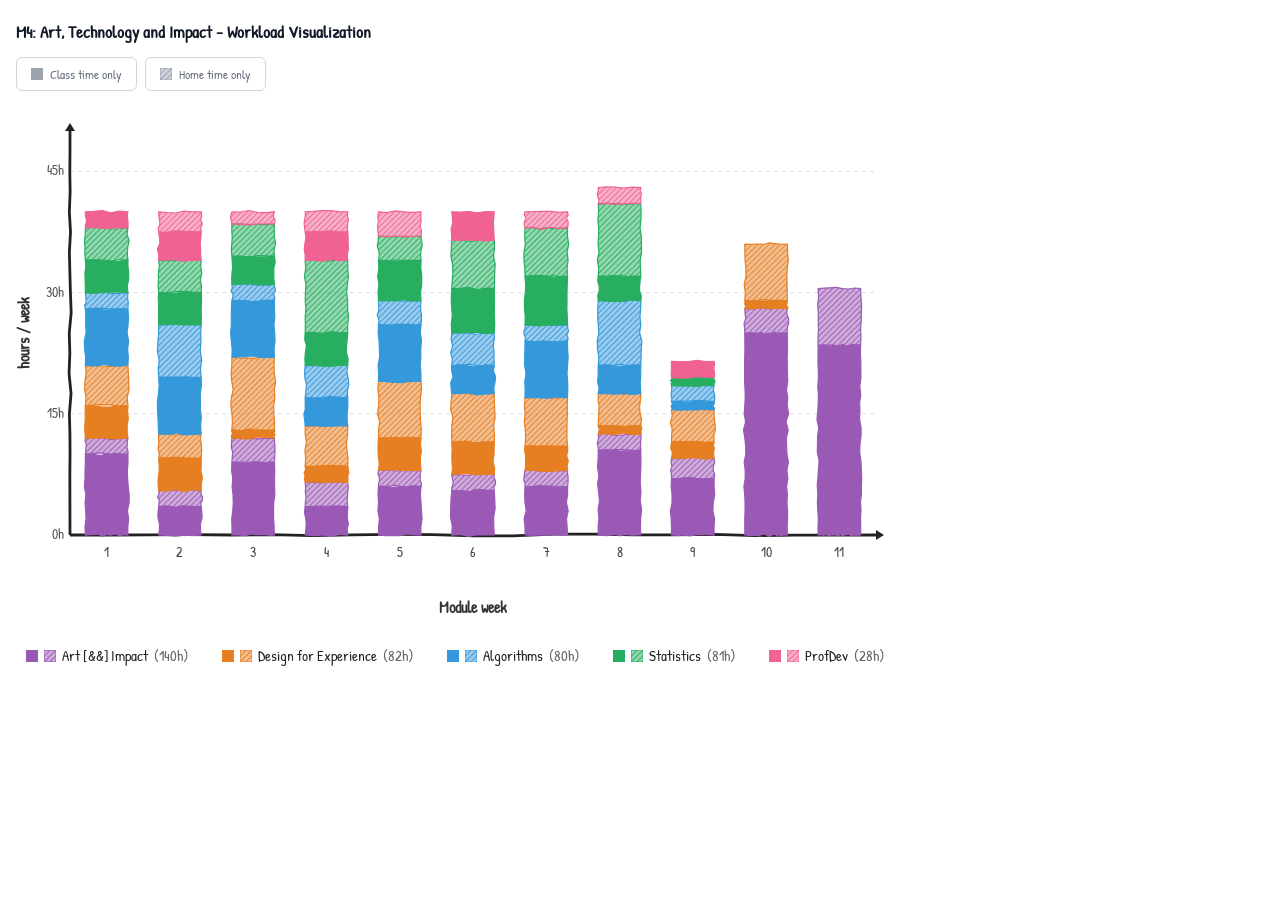
<file: index.html>
<!DOCTYPE html>
<html lang="en">
<head>
<meta charset="UTF-8">
<meta name="viewport" content="width=device-width, initial-scale=1">
<title>M4: Art, Technology and Impact — Workload Chart</title>
<style>
@import url('https://fonts.googleapis.com/css2?family=Patrick+Hand&display=swap');
*, *::before, *::after { box-sizing: border-box; margin: 0; padding: 0; }
body {
  font-family: 'Patrick Hand', 'Comic Sans MS', cursive;
  background: #fff;
  color: #222;
  padding: 20px 16px;
}
h1 {
  font-size: 17px;
  font-weight: 600;
  color: #111827;
  margin-bottom: 14px;
}
#controls { display: flex; gap: 8px; margin-bottom: 12px; }
#chart-wrap { overflow-x: auto; }
#chart { width: 100%; min-width: 480px; max-width: 880px; display: block; }
#legend {
  display: flex;
  flex-wrap: wrap;
  gap: 14px;
  margin-top: 16px;
  font-size: 15px;
}
#tooltip {
  display: none;
  position: fixed;
  width: 270px;
  background: #fffef5;
  border: 2px solid #333;
  border-radius: 6px;
  box-shadow: 3px 3px 0 rgba(0,0,0,.15);
  padding: 10px 14px;
  font-family: 'Patrick Hand', 'Comic Sans MS', cursive;
  font-size: 14px;
  pointer-events: none;
  z-index: 9999;
}
</style>
</head>
<body>
<h1>M4: Art, Technology and Impact - Workload Visualization</h1>
<div id="controls"></div>
<div id="chart-wrap">
  <svg id="chart"
    viewBox="0 0 880 520"
    font-family="Patrick Hand, Comic Sans MS, cursive">
  </svg>
</div>
<div id="legend"></div>
<div id="tooltip"></div>
<script>
const STATE = {"moduleName":"M4: Art, Technology and Impact","numWeeks":11,"startDate":"2026-04-20","courses":[{"id":"c1","name":"Art [&&] Impact","color":"#9B59B6","ecs":5},{"id":"c2","name":"Design for Experience","color":"#E67E22","ecs":3},{"id":"c3","name":"Algorithms","color":"#3498DB","ecs":3},{"id":"c4","name":"Statistics","color":"#27AE60","ecs":3},{"id":"c5","name":"ProfDev","color":"#F06292","ecs":1}],"weeklyTotals":{"c1":[{"sched":10,"home":2},{"sched":3.5,"home":2},{"sched":9,"home":3},{"sched":3.5,"home":3},{"sched":6,"home":2},{"sched":5.5,"home":2},{"sched":6,"home":2},{"sched":10.5,"home":2},{"sched":7,"home":2.5},{"sched":25,"home":3},{"sched":23.5,"home":7}],"c2":[{"sched":4,"home":5},{"sched":4,"home":3},{"sched":1,"home":9},{"sched":2,"home":5},{"sched":4,"home":7},{"sched":4,"home":6},{"sched":3,"home":6},{"sched":1,"home":4},{"sched":2,"home":4},{"sched":1,"home":7},{"sched":0,"home":0}],"c3":[{"sched":7,"home":2},{"sched":7,"home":6.5},{"sched":7,"home":2},{"sched":3.5,"home":4},{"sched":7,"home":3},{"sched":3.5,"home":4},{"sched":7,"home":2},{"sched":3.5,"home":8},{"sched":1,"home":2},{"sched":0,"home":0},{"sched":0,"home":0}],"c4":[{"sched":4,"home":4},{"sched":4,"home":4},{"sched":3.5,"home":4},{"sched":4,"home":9},{"sched":5,"home":3},{"sched":5.5,"home":6},{"sched":6,"home":6},{"sched":3,"home":9},{"sched":1,"home":0},{"sched":0,"home":0},{"sched":0,"home":0}],"c5":[{"sched":2,"home":0},{"sched":3.5,"home":2.5},{"sched":0,"home":1.5},{"sched":3.5,"home":2.5},{"sched":0,"home":3},{"sched":3.5,"home":0},{"sched":0,"home":2},{"sched":0,"home":2},{"sched":2,"home":0},{"sched":0,"home":0},{"sched":0,"home":0}]}};
/**
 * Vanilla-JS runtime for the self-contained student-view export.
 * Loaded via Vite's `?raw` import and embedded verbatim inside a <script> tag.
 * Assumes a global STATE object is already defined before this script runs.
 * No `export` — intentionally not an ES module.
 */

/* global STATE */
const { moduleName, numWeeks, startDate, courses, weeklyTotals } = STATE;

// ── Chart constants (must match React source) ─────────────────────
const VB_W = 880, VB_H = 520, ML = 54, MR = 20, MT = 28, MB = 88;
const CHART_W = VB_W - ML - MR;
const CHART_H = VB_H - MT - MB;
const TIP_W = 270, TIP_ROW_H = 24, TIP_HEADER_H = 42, TIP_PAD = 20;

// ── App state ─────────────────────────────────────────────────────
let viewMode = 'both';       // 'both' | 'sched' | 'home'
let filteredCourse = null;   // course id string | null
let hoverWi = null;          // week index (0-based) | null
let mouseX = 0, mouseY = 0;

// ── Wiggle (verbatim from wiggle.js, minus `export`) ──────────────
function srand(seed) {
  let s = (seed | 0) || 1;
  return () => { s = (s * 16807) % 2147483647; return (s - 1) / 2147483646; };
}
function wigglePath(x1, y1, x2, y2, amp, steps, rng) {
  const dx = x2 - x1, dy = y2 - y1, len = Math.sqrt(dx * dx + dy * dy) || 1;
  const px = -dy / len, py = dx / len;
  let d = `M ${x1.toFixed(2)} ${y1.toFixed(2)}`;
  for (let i = 1; i <= steps; i++) {
    const t = i / steps;
    const nx = x1 + dx * t + px * amp * (rng() - 0.5) * 2 * Math.sin(t * Math.PI);
    const ny = y1 + dy * t + py * amp * (rng() - 0.5) * 2 * Math.sin(t * Math.PI);
    d += ` L ${nx.toFixed(2)} ${ny.toFixed(2)}`;
  }
  return d;
}
function wigglyRect(x, y, w, h, seed) {
  if (w <= 0 || h <= 0) return null;
  const rng = srand(seed * 137 + 41);
  const amp = 1.4;
  const steps = Math.max(3, Math.floor(Math.max(w, h) / 8));
  const strip = p => p.replace(/^M[^L]*L/, 'L');
  const top    = wigglePath(x,     y,     x + w, y,     amp, steps, rng);
  const right  = wigglePath(x + w, y,     x + w, y + h, amp, steps, rng);
  const bottom = wigglePath(x + w, y + h, x,     y + h, amp, steps, rng);
  const left   = wigglePath(x,     y + h, x,     y,     amp, steps, rng);
  return top + strip(right) + strip(bottom) + strip(left) + ' Z';
}

// ── Date helpers (verbatim from dateHelpers.js, minus `export`) ───
function parseDate(iso) {
  const [y, m, d] = iso.split('-').map(Number);
  return new Date(y, m - 1, d);
}
function addDays(date, n) {
  const d = new Date(date); d.setDate(d.getDate() + n); return d;
}
function isoWeek(date) {
  const d = new Date(Date.UTC(date.getFullYear(), date.getMonth(), date.getDate()));
  const dayNum = d.getUTCDay() || 7;
  d.setUTCDate(d.getUTCDate() + 4 - dayNum);
  const yearStart = new Date(Date.UTC(d.getUTCFullYear(), 0, 1));
  return Math.ceil(((d - yearStart) / 86400000 + 1) / 7);
}
function weekMonday(sd, wi) { return addDays(parseDate(sd), wi * 7); }

// ── Derived helpers ───────────────────────────────────────────────
const esc = s => String(s).replace(/&/g, '&amp;').replace(/</g, '&lt;').replace(/>/g, '&gt;');

function getGroupW() { return CHART_W / numWeeks; }
function getBarW()   { return getGroupW() * 0.58; }
function getBarX0()  { return (getGroupW() - getBarW()) / 2; }
function yPx(h, yMax) { return MT + CHART_H - (h / yMax) * CHART_H; }
function weekCx(wi)  { return ML + wi * getGroupW() + getGroupW() / 2; }
function showSched() { return viewMode !== 'home'; }
function showHome()  { return viewMode !== 'sched'; }

function computeMaxHours() {
  let max = 0;
  for (let w = 0; w < numWeeks; w++) {
    let t = 0;
    courses.forEach(c => {
      const wk = weeklyTotals[c.id][w];
      if (showSched()) t += wk.sched;
      if (showHome())  t += wk.home;
    });
    if (t > max) max = t;
  }
  return max;
}

function computeCourseTotals() {
  return Object.fromEntries(courses.map(c => [
    c.id,
    weeklyTotals[c.id].reduce((s, wk) => s + (showSched() ? wk.sched : 0) + (showHome() ? wk.home : 0), 0),
  ]));
}

// ── SVG building ──────────────────────────────────────────────────
function buildDefs() {
  return '<defs>' + courses.map(c =>
    `<pattern id="hatch-${c.id}" width="4" height="4" patternUnits="userSpaceOnUse" patternTransform="rotate(45)">` +
    `<rect width="4" height="4" fill="${c.color}" fill-opacity="0.5"/>` +
    `<line x1="0" y1="0" x2="0" y2="4" stroke="${c.color}" stroke-width="1.8"/>` +
    `</pattern>`
  ).join('') + '</defs>';
}

function buildStatic(yMax, yStep) {
  const rng  = srand(42);
  const axX  = wigglePath(ML, MT + CHART_H, ML + CHART_W, MT + CHART_H, 1.2, 20, rng);
  const axY  = wigglePath(ML, MT + CHART_H, ML, MT, 1.2, 20, rng);
  const xArr = `${ML + CHART_W},${MT + CHART_H - 5} ${ML + CHART_W + 8},${MT + CHART_H} ${ML + CHART_W},${MT + CHART_H + 5}`;
  const yArr = `${ML - 5},${MT} ${ML},${MT - 8} ${ML + 5},${MT}`;

  let html = '';
  for (let h = 0; h <= yMax; h += yStep) {
    const py = yPx(h, yMax);
    html += `<line x1="${ML}" y1="${py}" x2="${ML + CHART_W}" y2="${py}" stroke="#d1d5db" stroke-width="0.8" stroke-dasharray="4 4"/>`;
    html += `<text x="${ML - 6}" y="${py + 4}" text-anchor="end" font-size="14" fill="#555">${h}h</text>`;
  }
  html += `<path d="${axX}" fill="none" stroke="#222" stroke-width="2.8"/>`;
  html += `<path d="${axY}" fill="none" stroke="#222" stroke-width="2.8"/>`;
  html += `<polygon points="${xArr}" fill="#222"/>`;
  html += `<polygon points="${yArr}" fill="#222"/>`;
  html += `<text x="${ML + CHART_W / 2}" y="${VB_H - 10}" text-anchor="middle" font-size="16" fill="#333" font-weight="600">Module week</text>`;
  html += `<text x="0" y="0" transform="translate(13,${MT + CHART_H / 2}) rotate(-90)" text-anchor="middle" font-size="16" fill="#333" font-weight="600">hours / week</text>`;
  return html;
}

function buildXLabels() {
  const gw = getGroupW();
  return Array.from({ length: numWeeks }, (_, wi) => {
    const bold = hoverWi === wi;
    return (
      `<g data-wi="${wi}">` +
      `<rect x="${ML + wi * gw}" y="${MT + CHART_H}" width="${gw}" height="${MB - 10}" fill="transparent"/>` +
      `<text x="${weekCx(wi)}" y="${MT + CHART_H + 22}" text-anchor="middle" font-size="14"` +
      ` fill="${bold ? '#111' : '#444'}" font-weight="${bold ? 700 : 400}">${wi + 1}</text>` +
      `</g>`
    );
  }).join('');
}

function buildBars(yMax) {
  const gw = getGroupW(), bw = getBarW(), bx0 = getBarX0();
  return Array.from({ length: numWeeks }, (_, wi) => {
    let stackY = MT + CHART_H, groupTotal = 0, segs = '';
    courses.forEach((c, ci) => {
      const wk   = weeklyTotals[c.id][wi];
      const sched = showSched() ? (wk.sched || 0) : 0;
      const home  = showHome()  ? (wk.home  || 0) : 0;
      groupTotal += sched + home;
      const op = (filteredCourse !== null && filteredCourse !== c.id) ? 0.11 : 1;
      const bx = ML + wi * gw + bx0;
      if (sched > 0) {
        const segH = (sched / yMax) * CHART_H;
        const sy = stackY - segH;
        const path = wigglyRect(bx, sy, bw, segH, wi * 1000 + ci * 10 + 1);
        if (path) segs += `<path d="${path}" fill="${c.color}" stroke="${c.color}" stroke-width="1.2" opacity="${op}"/>`;
        stackY = sy;
      }
      if (home > 0) {
        const segH = (home / yMax) * CHART_H;
        const sy = stackY - segH;
        const path = wigglyRect(bx, sy, bw, segH, wi * 1000 + ci * 10 + 2);
        if (path) segs += `<path d="${path}" fill="url(#hatch-${c.id})" stroke="${c.color}" stroke-width="1.2" opacity="${op}"/>`;
        stackY = sy;
      }
    });
    // Full-column transparent hit area — data-wi on the <g> covers all children
    segs += `<rect x="${ML + wi * gw}" y="${MT}" width="${gw}" height="${CHART_H}" fill="transparent"/>`;
    if (hoverWi === wi && groupTotal > 0) {
      const labelY = Math.min(stackY - 6, MT + CHART_H - 4);
      segs += `<text x="${weekCx(wi)}" y="${labelY}" text-anchor="middle" font-size="14" font-weight="700" fill="#111" pointer-events="none">${groupTotal}h</text>`;
    }
    return `<g data-wi="${wi}">${segs}</g>`;
  }).join('');
}

function renderSVG() {
  const maxHours = computeMaxHours();
  const yMax  = Math.ceil((maxHours + 5) / 5) * 5 || 20;
  const yStep = yMax <= 20 ? 5 : yMax <= 40 ? 10 : 15;
  document.getElementById('chart').innerHTML =
    buildDefs() + buildStatic(yMax, yStep) + buildXLabels() + buildBars(yMax);
}

// ── Tooltip ───────────────────────────────────────────────────────
function updateTooltip() {
  const tip = document.getElementById('tooltip');
  if (hoverWi === null) { tip.style.display = 'none'; return; }

  const wi = hoverWi;
  const breakdown = courses.map(c => ({
    ...c,
    sched: showSched() ? (weeklyTotals[c.id][wi]?.sched || 0) : 0,
    home:  showHome()  ? (weeklyTotals[c.id][wi]?.home  || 0) : 0,
  })).filter(c => c.sched > 0 || c.home > 0);

  const total = breakdown.reduce((s, c) => s + c.sched + c.home, 0);
  if (!total) { tip.style.display = 'none'; return; }

  const wkLabel = `W${wi + 1}${startDate ? ` \u00b7 CW${isoWeek(weekMonday(startDate, wi))}` : ''}`;

  tip.innerHTML =
    `<div style="font-weight:700;margin-bottom:8px;font-size:15px">${wkLabel} \u2014 ${total}h total</div>` +
    breakdown.map(c => {
      const hrs = [c.sched > 0 && `${c.sched}h`, c.home > 0 && `${c.home}h`].filter(Boolean).join(' + ');
      const dim = filteredCourse !== null && filteredCourse !== c.id;
      return `<div style="display:flex;gap:8px;align-items:center;margin-bottom:3px;opacity:${dim ? 0.35 : 1}">` +
        `<span style="width:8px;height:8px;border-radius:50%;background:${c.color};flex-shrink:0;display:inline-block"></span>` +
        `<span style="flex:1;color:#333">${esc(c.name || 'Unnamed')}</span>` +
        `<span style="color:#555;white-space:nowrap">${hrs}</span>` +
        `</div>`;
    }).join('');

  const tipH = TIP_HEADER_H + breakdown.length * TIP_ROW_H + 16;
  const left = mouseX + TIP_W + TIP_PAD < window.innerWidth  ? mouseX + 16 : mouseX - TIP_W - 12;
  const top  = mouseY + tipH  + TIP_PAD < window.innerHeight ? mouseY + 8  : mouseY - tipH - 8;
  tip.style.left    = left + 'px';
  tip.style.top     = top  + 'px';
  tip.style.display = 'block';
}

// ── Legend ────────────────────────────────────────────────────────
function updateLegend() {
  const totals = computeCourseTotals();
  const el = document.getElementById('legend');
  el.innerHTML = '';
  courses.forEach(c => {
    const total  = totals[c.id] || 0;
    const active = filteredCourse === c.id;
    const div    = document.createElement('div');
    div.style.cssText =
      'display:flex;align-items:center;gap:6px;cursor:pointer;padding:4px 8px;border-radius:5px;' +
      'user-select:none;transition:opacity 0.15s;' +
      `border:${active ? `2px solid ${c.color}` : '2px solid transparent'};` +
      `background:${active ? c.color + '12' : 'transparent'};` +
      `opacity:${filteredCourse !== null && !active ? 0.4 : 1};`;
    div.innerHTML =
      `<svg width="12" height="12"><rect width="12" height="12" fill="${c.color}"/></svg>` +
      `<svg width="12" height="12"><defs>` +
      `<pattern id="leg-${c.id}" width="4" height="4" patternUnits="userSpaceOnUse" patternTransform="rotate(45)">` +
      `<rect width="4" height="4" fill="${c.color}" fill-opacity="0.5"/>` +
      `<line x1="0" y1="0" x2="0" y2="4" stroke="${c.color}" stroke-width="1.8"/>` +
      `</pattern></defs><rect width="12" height="12" fill="url(#leg-${c.id})" stroke="${c.color}" stroke-width="1"/></svg>` +
      `<span style="color:#222">${esc(c.name || 'Unnamed')}</span>` +
      `<span style="color:#666">(${total}h)</span>`;
    div.addEventListener('click', () => {
      filteredCourse = active ? null : c.id;
      update();
    });
    el.appendChild(div);
  });
}

// ── Filter buttons ────────────────────────────────────────────────
function updateButtons() {
  const el = document.getElementById('controls');
  el.innerHTML = '';
  [
    { mode: 'sched', label: 'Class time only', icon: 'solid' },
    { mode: 'home',  label: 'Home time only',  icon: 'hatch' },
  ].forEach(({ mode, label, icon }) => {
    const active = viewMode === mode;
    const ic = active ? '#374151' : '#9ca3af';
    const btn = document.createElement('button');
    btn.style.cssText =
      'display:flex;align-items:center;gap:7px;height:34px;padding:0 14px;' +
      `border:${active ? '1.5px solid #374151' : '1px solid #d1d5db'};` +
      `border-radius:6px;background:${active ? '#e5e7eb' : '#fff'};` +
      `cursor:pointer;font-size:13px;font-family:inherit;` +
      `font-weight:${active ? 600 : 400};color:${active ? '#111827' : '#6b7280'};`;
    const iconSvg = icon === 'solid'
      ? `<svg width="12" height="12" style="flex-shrink:0"><rect width="12" height="12" fill="${ic}"/></svg>`
      : `<svg width="12" height="12" style="flex-shrink:0">` +
        `<defs><pattern id="btn-hatch-${mode}" width="4" height="4" patternUnits="userSpaceOnUse" patternTransform="rotate(45)">` +
        `<rect width="4" height="4" fill="${ic}" fill-opacity="0.5"/>` +
        `<line x1="0" y1="0" x2="0" y2="4" stroke="${ic}" stroke-width="1.8"/>` +
        `</pattern></defs><rect width="12" height="12" fill="url(#btn-hatch-${mode})" stroke="${ic}" stroke-width="1"/>` +
        `</svg>`;
    btn.innerHTML = iconSvg + label;
    btn.addEventListener('click', () => {
      viewMode = viewMode === mode ? 'both' : mode;
      update();
    });
    el.appendChild(btn);
  });
}

// ── Full update cycle ─────────────────────────────────────────────
function update() {
  renderSVG();
  updateTooltip();
  updateLegend();
  updateButtons();
}

// ── SVG event delegation (set once — survives innerHTML re-renders) ─
function getWi(e) {
  let el = e.target;
  const svg = document.getElementById('chart');
  while (el && el !== svg) {
    if (el.hasAttribute('data-wi')) return +el.getAttribute('data-wi');
    el = el.parentElement;
  }
  return null;
}

const chartSvg = document.getElementById('chart');
chartSvg.addEventListener('mousemove', e => {
  mouseX = e.clientX;
  mouseY = e.clientY;
  const wi = getWi(e);
  if (wi !== hoverWi) { hoverWi = wi; renderSVG(); }
  updateTooltip();
});
chartSvg.addEventListener('mouseleave', () => {
  hoverWi = null;
  renderSVG();
  updateTooltip();
});

update();

</script>
</body>
</html>
</file>
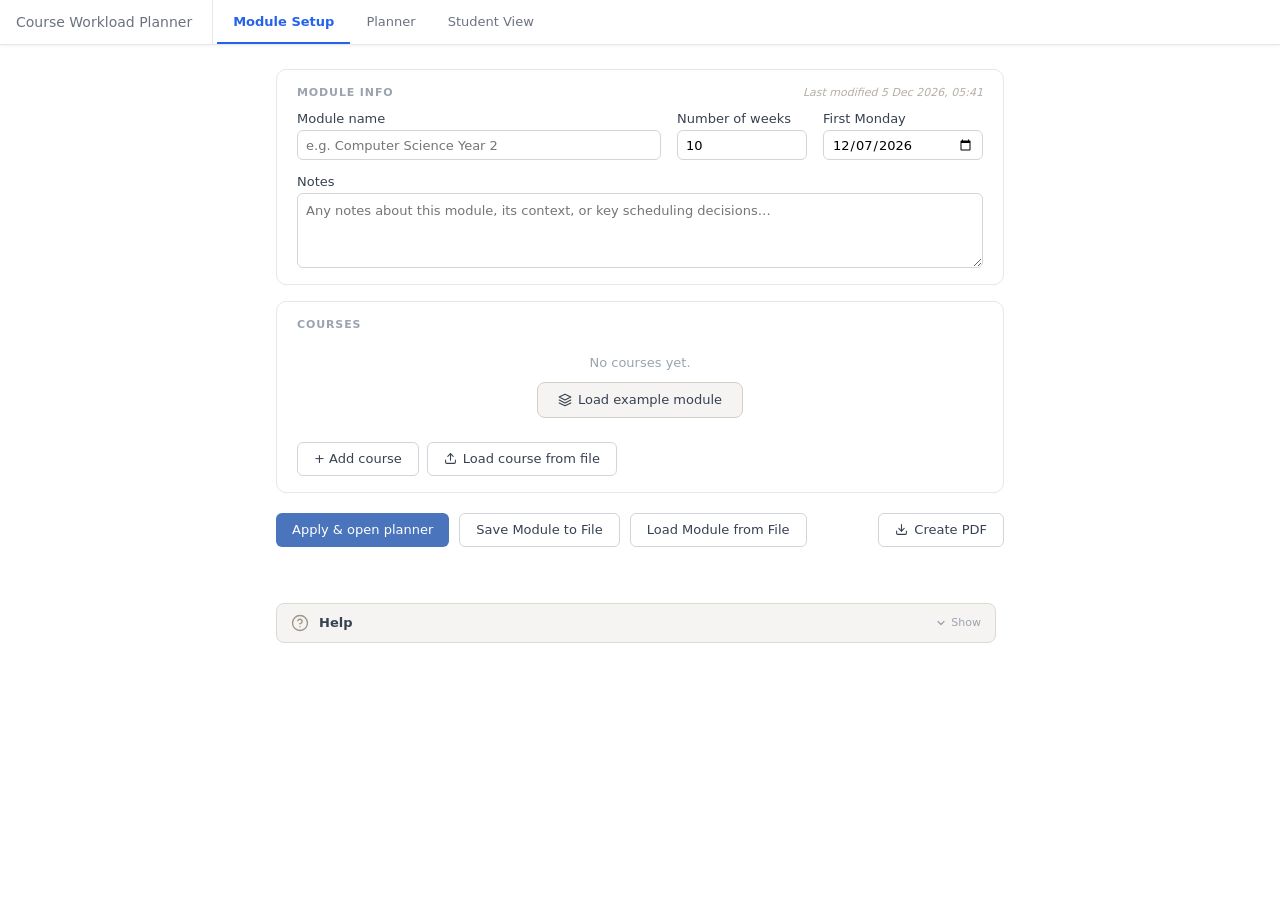
<file: app/index.html>
<!doctype html>
<html lang="en">
  <head>
    <meta charset="UTF-8" />
    <link rel="icon" type="image/svg+xml" href="./favicon.svg" />
    <meta name="viewport" content="width=device-width, initial-scale=1.0" />
    <title>Course Workload Planner</title>
    <script type="module" crossorigin src="./assets/index-zkfiEaMB.js"></script>
    <link rel="stylesheet" crossorigin href="./assets/index-DmuXrmqX.css">
  </head>
  <body>
    <div id="root"></div>
  </body>
</html>
</file>
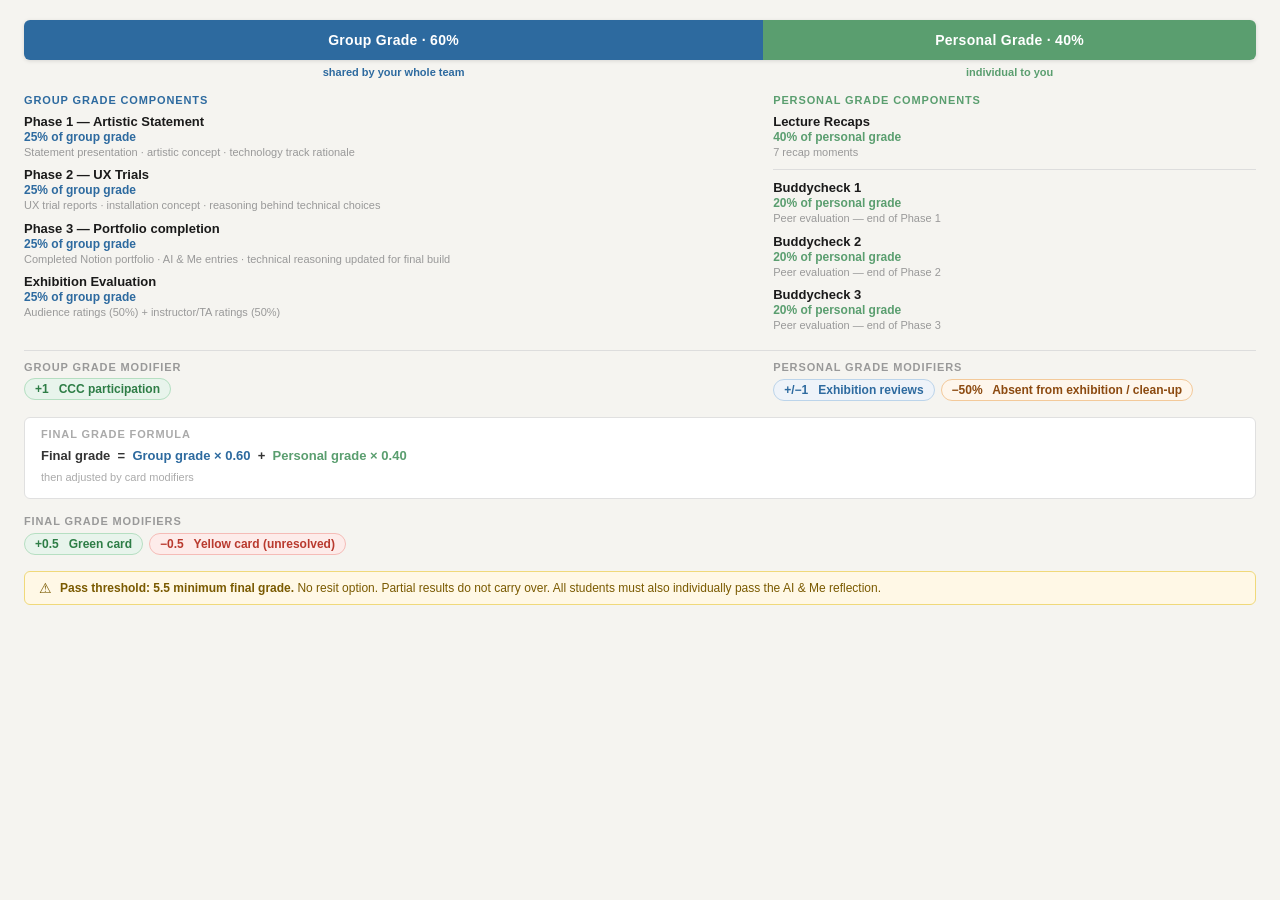
<file: gradeoverview/index.html>
<!DOCTYPE html>
<html lang="en">
<head>
<meta charset="UTF-8">
<title>AAAI 2026 — Grade Breakdown</title>
<style>
  * { box-sizing: border-box; margin: 0; padding: 0; }
  body {
    font-family: -apple-system, BlinkMacSystemFont, 'Segoe UI', sans-serif;
    background: #f5f4f0;
    color: #1a1a1a;
    padding: 20px 24px;
    min-width: 600px;
    height: 670px;
  }
  h1 {
    font-size: 18px;
    font-weight: 700;
    letter-spacing: 0.04em;
    text-transform: uppercase;
    color: #555;
    margin-bottom: 2px;
  }
  .subtitle {
    font-size: 13px;
    color: #999;
    margin-bottom: 16px;
  }

  /* Top-level split */
  .top-bar {
    display: flex;
    height: 40px;
    border-radius: 6px;
    overflow: hidden;
    margin-bottom: 6px;
    box-shadow: 0 1px 4px rgba(0,0,0,0.12);
  }
  .top-bar .group-seg {
    width: 60%;
    background: #2d6a9f;
    display: flex;
    align-items: center;
    justify-content: center;
    color: white;
    font-weight: 700;
    font-size: 14px;
    letter-spacing: 0.02em;
  }
  .top-bar .personal-seg {
    width: 40%;
    background: #5a9e6f;
    display: flex;
    align-items: center;
    justify-content: center;
    color: white;
    font-weight: 700;
    font-size: 14px;
    letter-spacing: 0.02em;
  }
  .top-labels {
    display: flex;
    margin-bottom: 16px;
  }
  .top-labels .group-label {
    width: 60%;
    text-align: center;
    font-size: 11px;
    color: #2d6a9f;
    font-weight: 600;
  }
  .top-labels .personal-label {
    width: 40%;
    text-align: center;
    font-size: 11px;
    color: #5a9e6f;
    font-weight: 600;
  }

  /* Two columns */
  .columns {
    display: flex;
    gap: 20px;
    align-items: flex-start;
  }
  .col-group { flex: 0 0 calc(60% - 10px); }
  .col-personal { flex: 0 0 calc(40% - 10px); }

  .col-label {
    font-size: 11px;
    font-weight: 700;
    letter-spacing: 0.08em;
    text-transform: uppercase;
    margin-bottom: 8px;
  }
  .col-group .col-label { color: #2d6a9f; }
  .col-personal .col-label { color: #5a9e6f; }

  /* Component rows */
  .component {
    margin-bottom: 8px;
  }
  .comp-name {
    font-size: 13px;
    font-weight: 600;
    color: #1a1a1a;
    margin-bottom: 1px;
  }
  .comp-weight {
    font-size: 12px;
    font-weight: 700;
    margin-bottom: 1px;
  }
  .col-group .comp-weight { color: #2d6a9f; }
  .col-personal .comp-weight { color: #5a9e6f; }
  .comp-detail {
    font-size: 11px;
    color: #999;
    line-height: 1.3;
  }

  /* Modifier row below columns */
  .mod-row {
    display: flex;
    gap: 20px;
  }
  .mod-row-group { flex: 0 0 calc(60% - 10px); }
  .mod-row-personal { flex: 0 0 calc(40% - 10px); }

  .divider {
    border: none;
    border-top: 1px solid #ddd;
    margin: 10px 0;
  }

  /* Modifier pill section */
  .modifiers {
    margin-top: 16px;
  }
  .mod-label {
    font-size: 11px;
    font-weight: 700;
    letter-spacing: 0.08em;
    text-transform: uppercase;
    color: #999;
    margin-bottom: 6px;
  }
  .mod-pills {
    display: flex;
    flex-wrap: wrap;
    gap: 6px;
  }
  .pill {
    font-size: 12px;
    padding: 3px 10px;
    border-radius: 20px;
    font-weight: 600;
  }
  .pill-pos { background: #e8f4ec; color: #2e7d46; border: 1px solid #b6dfc2; }
  .pill-neg { background: #fdecea; color: #b93a2e; border: 1px solid #f5bcb7; }
  .pill-neu { background: #eef3f9; color: #2d6a9f; border: 1px solid #bcd4ea; }
  .pill-neg-personal { background: #fef6ec; color: #8c4a10; border: 1px solid #f3c99a; }

  /* Pass threshold banner */
  .threshold {
    margin-top: 16px;
    background: #fff8e6;
    border: 1px solid #f0d97a;
    border-radius: 6px;
    padding: 8px 14px;
    font-size: 12px;
    color: #7a5a00;
    display: flex;
    align-items: center;
    gap: 8px;
  }
  .threshold-icon { font-size: 14px; }

  /* Final grade formula */
  .formula {
    margin-top: 16px;
    background: #fff;
    border: 1px solid #e0e0e0;
    border-radius: 6px;
    padding: 10px 16px;
  }
  .formula-title {
    font-size: 11px;
    font-weight: 700;
    letter-spacing: 0.08em;
    text-transform: uppercase;
    color: #aaa;
    margin-bottom: 6px;
  }
  .formula-eq {
    font-size: 13px;
    font-weight: 600;
    color: #333;
    line-height: 1.6;
  }
  .formula-eq .g { color: #2d6a9f; }
  .formula-eq .p { color: #5a9e6f; }
  .formula-eq .m { color: #c07a2e; }
</style>
</head>
<body>

<!-- Top-level split bar -->
<div class="top-bar">
  <div class="group-seg">Group Grade · 60%</div>
  <div class="personal-seg">Personal Grade · 40%</div>
</div>
<div class="top-labels">
  <div class="group-label">shared by your whole team</div>
  <div class="personal-label">individual to you</div>
</div>

<!-- Two columns -->
<div class="columns">

  <!-- GROUP -->
  <div class="col-group">
    <div class="col-label">Group grade components</div>

    <div class="component g1">
      <div class="comp-name">Phase 1 — Artistic Statement</div>
      <div class="comp-weight">25% of group grade</div>
      <div class="comp-detail">Statement presentation · artistic concept · technology track rationale</div>
    </div>

    <div class="component g2">
      <div class="comp-name">Phase 2 — UX Trials</div>
      <div class="comp-weight">25% of group grade</div>
      <div class="comp-detail">UX trial reports · installation concept · reasoning behind technical choices</div>
    </div>

    <div class="component g3">
      <div class="comp-name">Phase 3 — Portfolio completion</div>
      <div class="comp-weight">25% of group grade</div>
      <div class="comp-detail">Completed Notion portfolio · AI &amp; Me entries · technical reasoning updated for final build</div>
    </div>

    <div class="component g4">
      <div class="comp-name">Exhibition Evaluation</div>
      <div class="comp-weight">25% of group grade</div>
      <div class="comp-detail">Audience ratings (50%) + instructor/TA ratings (50%)</div>
    </div>
  </div>

  <!-- PERSONAL -->
  <div class="col-personal">
    <div class="col-label">Personal grade components</div>

    <div class="component p-recap">
      <div class="comp-name">Lecture Recaps</div>
      <div class="comp-weight">40% of personal grade</div>
      <div class="comp-detail">7 recap moments</div>
    </div>

    <hr class="divider">

    <div class="component p-bc">
      <div class="comp-name">Buddycheck 1</div>
      <div class="comp-weight">20% of personal grade</div>
      <div class="comp-detail">Peer evaluation — end of Phase 1</div>
    </div>

    <div class="component p-bc2">
      <div class="comp-name">Buddycheck 2</div>
      <div class="comp-weight">20% of personal grade</div>
      <div class="comp-detail">Peer evaluation — end of Phase 2</div>
    </div>

    <div class="component p-bc3">
      <div class="comp-name">Buddycheck 3</div>
      <div class="comp-weight">20% of personal grade</div>
      <div class="comp-detail">Peer evaluation — end of Phase 3</div>
    </div>
  </div>
</div>

<!-- Modifier row -->
<hr class="divider">
<div class="mod-row">
  <div class="mod-row-group">
    <div class="mod-label" style="margin-bottom:6px;">Group grade modifier</div>
    <span class="pill pill-pos">+1 &nbsp; CCC participation</span>
  </div>
  <div class="mod-row-personal">
    <div class="mod-label" style="margin-bottom:6px;">Personal grade modifiers</div>
    <div style="display:flex; flex-wrap:wrap; gap:6px;">
      <span class="pill pill-neu">+/−1 &nbsp; Exhibition reviews</span>
      <span class="pill pill-neg-personal">−50% &nbsp; Absent from exhibition / clean-up</span>
    </div>
  </div>
</div>

<!-- Formula -->
<div class="formula">
  <div class="formula-title">Final grade formula</div>
  <div class="formula-eq">
    Final grade &nbsp;=&nbsp; <span class="g">Group grade × 0.60</span> &nbsp;+&nbsp; <span class="p">Personal grade × 0.40</span><br>
    <span style="color:#aaa; font-size:11px; font-weight:400">then adjusted by card modifiers</span>
  </div>
</div>

<!-- Modifiers -->
<div class="modifiers">
  <div class="mod-label">Final grade modifiers</div>
  <div class="mod-pills">
    <span class="pill pill-pos">+0.5 &nbsp; Green card</span>
    <span class="pill pill-neg">−0.5 &nbsp; Yellow card (unresolved)</span>
  </div>
</div>

<!-- Pass threshold -->
<div class="threshold">
  <span class="threshold-icon">⚠</span>
  <span><strong>Pass threshold: 5.5 minimum final grade.</strong> No resit option. Partial results do not carry over. All students must also individually pass the AI &amp; Me reflection.</span>
</div>

</body>
</html>
</file>
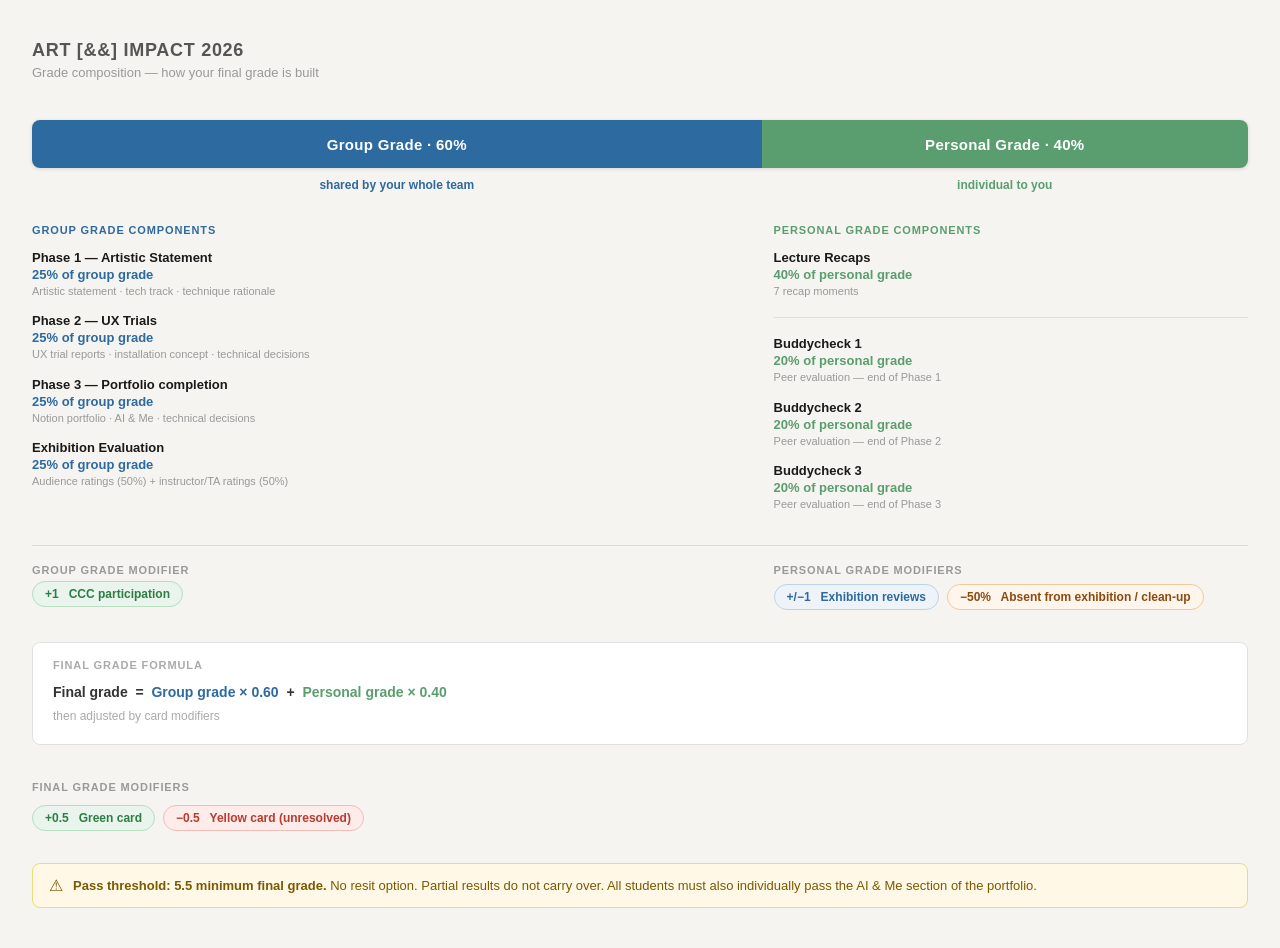
<file: grade-overview.html>
<!DOCTYPE html>
<html lang="en">
<head>
<meta charset="UTF-8">
<title>AAAI 2026 — Grade Breakdown</title>
<style>
  * { box-sizing: border-box; margin: 0; padding: 0; }
  body {
    font-family: -apple-system, BlinkMacSystemFont, 'Segoe UI', sans-serif;
    background: #f5f4f0;
    color: #1a1a1a;
    padding: 40px 32px;
    min-height: 100vh;
  }
  h1 {
    font-size: 18px;
    font-weight: 700;
    letter-spacing: 0.04em;
    text-transform: uppercase;
    color: #555;
    margin-bottom: 4px;
  }
  .subtitle {
    font-size: 13px;
    color: #999;
    margin-bottom: 40px;
  }

  /* Top-level split */
  .top-bar {
    display: flex;
    height: 48px;
    border-radius: 8px;
    overflow: hidden;
    margin-bottom: 10px;
    box-shadow: 0 1px 4px rgba(0,0,0,0.12);
  }
  .top-bar .group-seg {
    width: 60%;
    background: #2d6a9f;
    display: flex;
    align-items: center;
    justify-content: center;
    color: white;
    font-weight: 700;
    font-size: 15px;
    letter-spacing: 0.02em;
  }
  .top-bar .personal-seg {
    width: 40%;
    background: #5a9e6f;
    display: flex;
    align-items: center;
    justify-content: center;
    color: white;
    font-weight: 700;
    font-size: 15px;
    letter-spacing: 0.02em;
  }
  .top-labels {
    display: flex;
    margin-bottom: 32px;
  }
  .top-labels .group-label {
    width: 60%;
    text-align: center;
    font-size: 12px;
    color: #2d6a9f;
    font-weight: 600;
  }
  .top-labels .personal-label {
    width: 40%;
    text-align: center;
    font-size: 12px;
    color: #5a9e6f;
    font-weight: 600;
  }

  /* Two columns */
  .columns {
    display: flex;
    gap: 24px;
    align-items: flex-start;
  }
  .col-group { flex: 0 0 calc(60% - 12px); }
  .col-personal { flex: 0 0 calc(40% - 12px); }

  .col-label {
    font-size: 11px;
    font-weight: 700;
    letter-spacing: 0.08em;
    text-transform: uppercase;
    margin-bottom: 14px;
  }
  .col-group .col-label { color: #2d6a9f; }
  .col-personal .col-label { color: #5a9e6f; }

  /* Component rows */
  .component {
    margin-bottom: 14px;
  }
  .comp-name {
    font-size: 13px;
    font-weight: 600;
    color: #1a1a1a;
    margin-bottom: 2px;
  }
  .comp-weight {
    font-size: 13px;
    font-weight: 700;
    margin-bottom: 2px;
  }
  .col-group .comp-weight { color: #2d6a9f; }
  .col-personal .comp-weight { color: #5a9e6f; }
  .comp-detail {
    font-size: 11px;
    color: #999;
    line-height: 1.4;
  }

  /* Modifier row below columns */
  .mod-row {
    display: flex;
    gap: 24px;
  }
  .mod-row-group { flex: 0 0 calc(60% - 12px); }
  .mod-row-personal { flex: 0 0 calc(40% - 12px); }

  .divider {
    border: none;
    border-top: 1px solid #ddd;
    margin: 18px 0;
  }

  /* Modifier pill section */
  .modifiers {
    margin-top: 36px;
  }
  .mod-label {
    font-size: 11px;
    font-weight: 700;
    letter-spacing: 0.08em;
    text-transform: uppercase;
    color: #999;
    margin-bottom: 12px;
  }
  .mod-pills {
    display: flex;
    flex-wrap: wrap;
    gap: 8px;
  }
  .pill {
    font-size: 12px;
    padding: 5px 12px;
    border-radius: 20px;
    font-weight: 600;
  }
  .pill-pos { background: #e8f4ec; color: #2e7d46; border: 1px solid #b6dfc2; }
  .pill-neg { background: #fdecea; color: #b93a2e; border: 1px solid #f5bcb7; }
  .pill-neu { background: #eef3f9; color: #2d6a9f; border: 1px solid #bcd4ea; }
  .pill-neg-personal { background: #fef6ec; color: #8c4a10; border: 1px solid #f3c99a; }

  /* Pass threshold banner */
  .threshold {
    margin-top: 32px;
    background: #fff8e6;
    border: 1px solid #f0d97a;
    border-radius: 8px;
    padding: 12px 16px;
    font-size: 13px;
    color: #7a5a00;
    display: flex;
    align-items: center;
    gap: 10px;
  }
  .threshold-icon { font-size: 16px; }

  /* Final grade formula */
  .formula {
    margin-top: 32px;
    background: #fff;
    border: 1px solid #e0e0e0;
    border-radius: 8px;
    padding: 16px 20px;
  }
  .formula-title {
    font-size: 11px;
    font-weight: 700;
    letter-spacing: 0.08em;
    text-transform: uppercase;
    color: #aaa;
    margin-bottom: 10px;
  }
  .formula-eq {
    font-size: 14px;
    font-weight: 600;
    color: #333;
    line-height: 1.7;
  }
  .formula-eq .g { color: #2d6a9f; }
  .formula-eq .p { color: #5a9e6f; }
  .formula-eq .m { color: #c07a2e; }

  /* AI & Me threshold note */
  .ame-note {
    margin-top: 16px;
    background: #f0f4fa;
    border-left: 3px solid #2d6a9f;
    padding: 10px 14px;
    font-size: 12px;
    color: #555;
    border-radius: 0 6px 6px 0;
  }
</style>
</head>
<body>

<h1>Art [&&] Impact 2026</h1>
<p class="subtitle">Grade composition — how your final grade is built</p>

<!-- Top-level split bar -->
<div class="top-bar">
  <div class="group-seg">Group Grade · 60%</div>
  <div class="personal-seg">Personal Grade · 40%</div>
</div>
<div class="top-labels">
  <div class="group-label">shared by your whole team</div>
  <div class="personal-label">individual to you</div>
</div>

<!-- Two columns -->
<div class="columns">

  <!-- GROUP -->
  <div class="col-group">
    <div class="col-label">Group grade components</div>

    <div class="component g1">
      <div class="comp-name">Phase 1 — Artistic Statement</div>
      <div class="comp-weight">25% of group grade</div>
      <div class="comp-detail">Artistic statement · tech track · technique rationale</div>
    </div>

    <div class="component g2">
      <div class="comp-name">Phase 2 — UX Trials</div>
      <div class="comp-weight">25% of group grade</div>
      <div class="comp-detail">UX trial reports · installation concept · technical decisions</div>
    </div>

    <div class="component g3">
      <div class="comp-name">Phase 3 — Portfolio completion</div>
      <div class="comp-weight">25% of group grade</div>
      <div class="comp-detail">Notion portfolio · AI &amp; Me · technical decisions</div>
    </div>

    <div class="component g4">
      <div class="comp-name">Exhibition Evaluation</div>
      <div class="comp-weight">25% of group grade</div>
      <div class="comp-detail">Audience ratings (50%) + instructor/TA ratings (50%)</div>
    </div>
  </div>

  <!-- PERSONAL -->
  <div class="col-personal">
    <div class="col-label">Personal grade components</div>

    <div class="component p-recap">
      <div class="comp-name">Lecture Recaps</div>
      <div class="comp-weight">40% of personal grade</div>
      <div class="comp-detail">7 recap moments</div>
    </div>

    <hr class="divider">

    <div class="component p-bc">
      <div class="comp-name">Buddycheck 1</div>
      <div class="comp-weight">20% of personal grade</div>
      <div class="comp-detail">Peer evaluation — end of Phase 1</div>
    </div>

    <div class="component p-bc2">
      <div class="comp-name">Buddycheck 2</div>
      <div class="comp-weight">20% of personal grade</div>
      <div class="comp-detail">Peer evaluation — end of Phase 2</div>
    </div>

    <div class="component p-bc3">
      <div class="comp-name">Buddycheck 3</div>
      <div class="comp-weight">20% of personal grade</div>
      <div class="comp-detail">Peer evaluation — end of Phase 3</div>
    </div>
  </div>
</div>

<!-- Modifier row — sits below both columns, split 60/40 to match -->
<hr class="divider">
<div class="mod-row">
  <div class="mod-row-group">
    <div class="mod-label" style="margin-bottom:8px;">Group grade modifier</div>
    <span class="pill pill-pos">+1 &nbsp; CCC participation</span>
  </div>
  <div class="mod-row-personal">
    <div class="mod-label" style="margin-bottom:8px;">Personal grade modifiers</div>
    <div style="display:flex; flex-wrap:wrap; gap:8px;">
      <span class="pill pill-neu">+/−1 &nbsp; Exhibition reviews</span>
      <span class="pill pill-neg-personal">−50% &nbsp; Absent from exhibition / clean-up</span>
    </div>
  </div>
</div>

<!-- Formula -->
<div class="formula">
  <div class="formula-title">Final grade formula</div>
  <div class="formula-eq">
    Final grade &nbsp;=&nbsp; <span class="g">Group grade × 0.60</span> &nbsp;+&nbsp; <span class="p">Personal grade × 0.40</span><br>
    <span style="color:#aaa; font-size:12px; font-weight:400">then adjusted by card modifiers</span>
  </div>
</div>

<!-- Modifiers -->
<div class="modifiers">
  <div class="mod-label">Final grade modifiers</div>
  <div class="mod-pills">
    <span class="pill pill-pos">+0.5 &nbsp; Green card</span>
    <span class="pill pill-neg">−0.5 &nbsp; Yellow card (unresolved)</span>
  </div>
</div>

<!-- Pass threshold -->
<div class="threshold">
  <span class="threshold-icon">⚠</span>
  <span><strong>Pass threshold: 5.5 minimum final grade.</strong> No resit option. Partial results do not carry over. All students must also individually pass the AI &amp; Me section of the portfolio.</span>
</div>

</body>
</html>
</file>
<file: app/assets/index-DmuXrmqX.css>
@import "https://fonts.googleapis.com/css2?family=Patrick+Hand&display=swap";*,:before,:after{box-sizing:border-box}body{color:#111827;-webkit-font-smoothing:antialiased;-moz-osx-font-smoothing:grayscale;background:#fff;margin:0;font-family:system-ui,Segoe UI,Roboto,sans-serif}#root{width:100%}.cell-input::placeholder{color:#d1d5db;opacity:1}input:focus::placeholder{color:#0000}input[type=number]::-webkit-inner-spin-button{-webkit-appearance:none;margin:0}input[type=number]::-webkit-outer-spin-button{-webkit-appearance:none;margin:0}input[type=number]{-moz-appearance:textfield}.scroll-wrap{scrollbar-gutter:stable;overflow-x:auto}.scroll-wrap::-webkit-scrollbar{height:8px}.scroll-wrap::-webkit-scrollbar-track{background:#f1f5f9}.scroll-wrap::-webkit-scrollbar-thumb{background:#cbd5e1;border-radius:4px}.scroll-wrap::-webkit-scrollbar-thumb:hover{background:#94a3b8}
</file>
